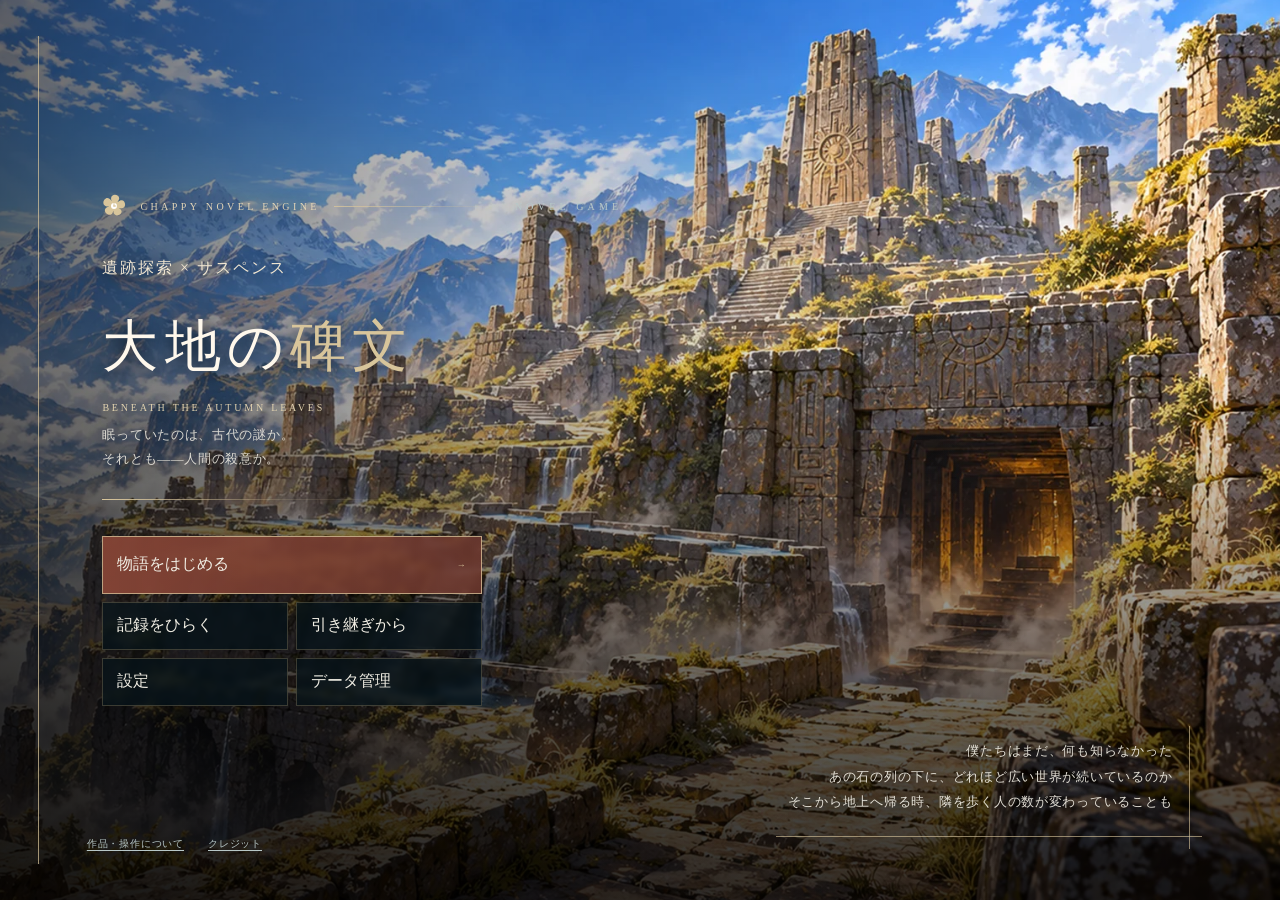
<file: index.html>
<!doctype html>
<html lang="ja">
<head>
  <meta charset="utf-8">
  <meta name="viewport" content="width=device-width,initial-scale=1">
  <meta http-equiv="refresh" content="0;url=./engine/">
  <title>ChappyNovelEngine</title>
  <script>location.replace("./engine/");</script>
</head>
<body><a href="./engine/">ゲームを開く</a></body>
</html>
</file>
<file: engine/css/main.css>
:root {
  --ink: #f1eee4;
  --muted: #b7c7c7;
  --gold: #d1b884;
  --panel: #10252ef2;
  --menu-bg: var(--panel);
  --textbox-bg: linear-gradient(120deg, #10242bf2, #081b24f7);
  --button-bg: #0b2027b8;
  --button-hover-bg: #1f3b43;
  --text-scale: 1;
  --serif: "Yu Mincho", "Hiragino Mincho ProN", "Noto Serif JP", Georgia, serif;
  --sans: "Yu Gothic", "Hiragino Kaku Gothic ProN", sans-serif;
  font-family: var(--serif);
  color: var(--ink);
  background: #0c1b24
}

* {
  box-sizing: border-box
}

[hidden] {
  display: none !important
}

body {
  margin: 0
}

button,
input {
  font: inherit
}

button {
  color: inherit;
  cursor: pointer;
  background: var(--button-bg);
  border: 1px solid #abc0c329;
  min-height: 40px;
  padding: 9px 14px
}

button:hover {
  border-color: var(--gold);
  background: var(--button-hover-bg)
}

#app,
#title,
#game {
  height: 100svh;
  min-height: 0;
  overflow: hidden
}

#game {
  position: relative;
  isolation: isolate
}

#fatal {
  white-space: pre-wrap;
  padding: 2rem;
  color: #ffd5d5
}

.eyebrow {
  font-size: 10px;
  letter-spacing: .24em;
  color: var(--gold);
  margin: 0 0 12px
}


#background {
  position: absolute;
  inset: 0;
  background: center/cover no-repeat;
  z-index: 0
}

#background::after {
  content: "";
  position: absolute;
  inset: 0;
  background: linear-gradient(0deg, #06151e99, transparent 55%)
}

#characters {
  position: absolute;
  inset: 0;
  z-index: 1;
  pointer-events: none
}

#characters img {
  position: absolute;
  top: auto;
  bottom: 0;
  max-height: 92vh;
  max-width: 48vw;
  object-fit: contain
}

#characters [data-position="left"] {
  left: 10%;
  transform: translateX(var(--char-position-offset-x, 0%))
}

#characters [data-position="center"] {
  left: 50%;
  transform: translateX(calc(-50% + var(--char-position-offset-x, 0%)))
}

#characters [data-position="right"] {
  right: 10%;
  transform: translateX(var(--char-position-offset-x, 0%))
}

#game-top {
  position: absolute;
  z-index: 35;
  left: 0;
  right: 0;
  top: 0;
  display: grid;
  grid-template-columns: 1fr auto 1fr;
  align-items: start;
  padding: 20px 3vw 60px 3vw;
  background: linear-gradient(#000000CC, #00000000 100%);
}

#menu-open {
  justify-self: start
}

#characters-open {
  justify-self: end;
  width: max-content;
  max-width: 30vw;
}

#records-open {
  justify-self: end
}

#chapter-wrap {
  text-align: center
}

#chapter-title {
  font-size: 16px;
  letter-spacing: .14em;
  margin: 5px 0
}

#reading-area {
  position: absolute;
  z-index: 33;
  left: 5%;
  right: 5%;
  bottom: 2%;
}

.speaker-color {
  --speaker-color: var(--gold)
}

#speaker-box {
  position: relative;
  top: 1px;
  margin-left: 24px;
  width: max-content;
  min-width: 190px;
  min-height: 46px;
  padding: 10px 24px;
  background: #11272fed;
  border: 1px solid color-mix(in srgb, var(--speaker-color), transparent 45%);
  border-bottom: 0
}

#speaker {
  font-size: 18px;
  letter-spacing: .16em;
  color: var(--speaker-color)
}

#textbox {
  position: relative;
  min-height: 178px;
  padding: 30px 46px 38px;
  background: var(--textbox-bg);
  border: 1px solid #d1b88475;
  border-left: 3px solid var(--speaker-color, var(--gold));
  cursor: pointer;
  user-select: none;
  touch-action: manipulation;
  box-shadow: 0 15px 70px #030e1670
}

#text {
  font-size: calc(21px * var(--text-scale));
  line-height: 2;
  letter-spacing: .055em;
  white-space: pre-wrap;
  overflow-wrap: anywhere;
  min-height: 2em
}

#read-status {
  position: absolute;
  left: 24px;
  bottom: 12px;
  color: #9cb6bc;
  font-size: 9px;
  letter-spacing: .15em
}

#advance-mark {
  position: absolute;
  right: 24px;
  bottom: 13px;
  color: var(--gold);
  font-size: 18px;
  animation: breathe 2s infinite
}

#toolbar {
  display: flex;
  justify-content: flex-end;
  gap: 8px;
  padding-top: 8px
}

#toolbar button {
  border: 0;
  font-size: 11px;
  min-height: 38px;
  padding: 7px 15px
}

#toolbar button[aria-pressed="true"] {
  color: var(--gold);
  background: #3d4946
}

#choices {
  position: absolute;
  z-index: 36;
  left: 50%;
  bottom: 306px;
  /* JS replaces this with reading-area top + 80px when choices open. */
  transform: translateX(-50%);
  width: min(90vw, 50rem);
  display: grid;
  gap: 10px;
  counter-reset: choice;
  animation: choice-in .18s ease-out
}

#choices button {
  counter-increment: choice;
  position: relative;
  width: 100%;
  min-height: 48px;
  padding: 11px 18px 11px 52px;
  text-align: left;
  font-size: 16px;
  line-height: 1.6;
  background: linear-gradient(90deg, #102630f7, #0b2027e8);
  border-color: #cbb48280;
  border-left: 3px solid var(--gold);
  transition: transform .14s ease, background .14s ease, border-color .14s ease
}

#choices button::before {
  content: counter(choice);
  position: absolute;
  left: 18px;
  color: var(--gold);
  font: 12px/1.6 var(--sans);
  letter-spacing: .08em
}

#choices button:hover {
  transform: translateX(4px);
  border-color: var(--gold)
}

@keyframes choice-in {
  from {
    opacity: 0;
    transform: translate(-50%, 8px)
  }

  to {
    opacity: 1;
    transform: translate(-50%, 0)
  }
}

.overlay {
  position: fixed;
  inset: 0;
  z-index: 10;
  display: grid;
  place-items: center;
  padding: 1rem;
  background: #020d16ba;
  backdrop-filter: blur(5px);
  overflow: auto
}

.panel {
  width: min(92vw, 36rem);
  padding: 1.5rem;
  background: var(--menu-bg);
  border: 1px solid #bca77380;
  box-shadow: 0 1rem 3rem #0008
}

.panel-large {
  width: min(94vw, 50rem)
}

.panel-header {
  display: flex;
  align-items: center;
  justify-content: space-between;
  border-bottom: 1px solid #bca77338;
  padding-bottom: 16px;
  margin-bottom: 20px
}

.panel-header h2 {
  font-size: 24px;
  letter-spacing: .14em;
  margin: 0
}

.close {
  font-size: 25px;
  border: 0;
  background: transparent
}

.panel-note {
  font-size: 12px;
  color: #a8c2ca
}

.menu-list {
  display: grid;
  gap: 10px
}

.menu-list button {
  text-align: left;
  background: transparent
}

.panel>label,
.stacked-label {
  display: grid;
  gap: .5rem;
  margin: 1.2rem 0
}

.checkbox-setting {
  margin: 1.2rem 0
}

.checkbox-setting label {
  display: flex;
  align-items: center;
  gap: 10px;
  margin: 0
}

.checkbox-setting input {
  width: 20px;
  height: 20px;
  accent-color: var(--gold);
  flex: 0 0 auto
}

.checkbox-setting .panel-note {
  margin: .45rem 0 0 30px
}

.slot-list {
  display: grid;
  gap: 8px;
  max-height: 62vh;
  overflow: auto;
}

.slot-list,
#backlog-list {
  scrollbar-width: thin;
  scrollbar-color: #7f8f8f #0b2027;
}

.slot-list::-webkit-scrollbar,
#backlog-list::-webkit-scrollbar {
  width: 8px;
}

.slot-list::-webkit-scrollbar-track,
#backlog-list::-webkit-scrollbar-track {
  background: #0b2027;
}

.slot-list::-webkit-scrollbar-thumb,
#backlog-list::-webkit-scrollbar-thumb {
  background: #687b7c;
  border-radius: 999px;
  border: 2px solid #0b2027;
}

.slot-list::-webkit-scrollbar-thumb:hover,
#backlog-list::-webkit-scrollbar-thumb:hover {
  background: #93a5a5;
}

.slot-row {
  display: grid;
  grid-template-columns: minmax(0, 1fr) 24px;
  gap: 2px;
  align-items: center
}

.slot-row[data-slot-kind="system"] {
  grid-template-columns: 1fr
}

.slot-button {
  width: 100%;
  display: grid;
  grid-template-columns: 7rem minmax(0, 1fr);
  gap: 12px;
  align-items: center;
  text-align: left
}

.slot-main {
  min-width: 0;
  display: grid;
  gap: 3px
}

.slot-location {
  font-weight: 400;
  color: var(--ink)
}

.slot-preview {
  min-width: 0;
  overflow: hidden;
  color: var(--muted);
  font-size: 12px;
  text-overflow: ellipsis;
  white-space: nowrap
}

.slot-delete {
  width: 24px;
  min-width: 24px;
  min-height: 24px;
  height: 24px;
  padding: 0;
  border: 0;
  font-size: 16px;
  line-height: 1;
  color: var(--muted);
  background: transparent;
  opacity: .6;
  align-self: end;
  margin-bottom: 4px;
}

.slot-delete:hover,
.slot-delete:focus-visible {
  color: #ffd5d5;
  border: 0;
  background: transparent;
  opacity: 1
}

.slot-button[disabled] {
  opacity: .45;
  cursor: not-allowed
}

.slot-name {
  color: var(--gold)
}

.slot-date {
  font-size: 11px;
  color: var(--muted);
  white-space: nowrap
}

.data-management-list {
  display: grid;
  gap: 18px
}

.data-management-list>div {
  padding: 14px 0;
  border-bottom: 1px solid #ffffff18
}

.data-management-list h3 {
  margin: 0 0 6px;
  font-size: 16px;
  font-weight: 400
}

.danger-action {
  border-color: #c77a7a70
}

.dialog-actions,
.transfer-actions {
  display: flex;
  gap: 10px;
  flex-wrap: wrap
}

.primary-action {
  border-color: #d1b88499;
  background: #9c5848cc
}

.weak-action {
  border: 0;
  background: transparent;
  color: var(--muted);
  text-decoration: underline;
  margin-top: 12px
}

.file-button {
  display: inline-flex !important;
  align-items: center;
  border: 1px solid #abc0c329;
  min-height: 40px;
  padding: 9px 14px;
  cursor: pointer;
  margin: 0 !important
}

.stacked-label textarea {
  width: 100%;
  resize: vertical;
  background: #061820;
  color: var(--ink);
  border: 1px solid #abc0c355;
  padding: 10px;
  font-family: monospace
}

ruby rt {
  font-size: .5em;
  color: var(--muted)
}

input[type=range] {
  width: 100%;
  accent-color: var(--gold)
}

#text-size-preview {
  font-size: calc(21px * var(--text-scale));
  line-height: 1.8;
  padding: 18px;
  background: #071b2480
}

#backlog-list,
#records-list {
  max-height: 60dvh;
  overflow: auto;
  display: grid;
  gap: 12px
}

.log-item,
.record-card {
  padding: 12px 0;
  border-bottom: 1px solid #fff2
}

.record-card h3 {
  font-size: 17px;
  color: #e5d1a9
}

.record-card p {
  font-size: 13px;
  color: #b9cdd0
}

@keyframes breathe {
  50% {
    opacity: .25
  }
}

@keyframes shake {
  25% {
    transform: translateX(calc(var(--shake-distance, 8px) * -1))
  }

  50% {
    transform: translateX(var(--shake-distance, 8px))
  }

  75% {
    transform: translateX(calc(var(--shake-distance, 8px) * -.5))
  }
}

@keyframes flash {
  from {
    opacity: .9
  }

  to {
    opacity: 0
  }
}

@keyframes fade {
  from {
    opacity: .8
  }

  to {
    opacity: 0
  }
}

@keyframes mist {
  from {
    opacity: 0
  }

  to {
    opacity: .6
  }
}

#game.effect-shake {
  animation: shake var(--effect-duration, .35s)
}

#game.effect-flash::after {
  content: "";
  position: fixed;
  inset: 0;
  z-index: 9;
  background: #fff;
  animation: flash var(--effect-duration, .55s) forwards;
  pointer-events: none
}

#game.effect-fade::after {
  content: "";
  position: fixed;
  inset: 0;
  z-index: 9;
  background: #000;
  animation: fade var(--effect-duration, .7s) forwards;
  pointer-events: none
}

#game.effect-mist::after {
  content: "";
  position: fixed;
  inset: 0;
  z-index: 2;
  background: linear-gradient(120deg, #fff2, #fff5, #fff1);
  filter: blur(12px);
  animation: mist var(--effect-duration, .7s) forwards;
  pointer-events: none
}


@media(prefers-reduced-motion:reduce) {

  *,
  *::after {
    animation-duration: .001ms !important;
    transition-duration: .001ms !important
  }
}

/* Presentation primitives used by work scenarios. */
#background {
  transition: filter var(--bg-transition-ms, 0ms) ease, opacity var(--bg-transition-ms, 0ms) ease, transform var(--bg-transition-ms, 0ms) ease
}

#background[data-filter="evening"] {
  filter: brightness(.82) sepia(.28) saturate(1.12)
}

#background[data-filter="night"] {
  filter: brightness(.48) saturate(.72) hue-rotate(8deg)
}

#background[data-filter="dim"] {
  filter: brightness(.70)
}

#background[data-filter="dim_strong"] {
  filter: brightness(.40)
}

#background[data-filter="bright"] {
  filter: brightness(1.16) saturate(1.05)
}

#background[data-filter="warm"] {
  filter: sepia(.22) saturate(1.12)
}

#background[data-filter="cool"] {
  filter: hue-rotate(165deg) saturate(.82)
}


#background[data-effect="mist_weak"]::before,
#background[data-effect="steam_weak"]::before,
#background[data-effect="steam_medium"]::before,
#background[data-effect="dust_weak"]::before,
#background[data-effect="dust_medium"]::before {
  content: "";
  position: absolute;
  inset: 0;
  pointer-events: none;
  background: linear-gradient(120deg, #fff1, #fff4, #fff1);
  filter: blur(14px)
}

#background[data-effect="steam_medium"]::before,
#background[data-effect="dust_medium"]::before {
  opacity: .7
}

#background[data-effect="steam_weak"]::before,
#background[data-effect="mist_weak"]::before,
#background[data-effect="dust_weak"]::before {
  opacity: .4
}

#characters img {
  transition: opacity var(--char-fade-ms, 0ms) ease
}

@keyframes character-fade-in {
  from { opacity: 0 }
  to { opacity: 1 }
}

#characters img.char-fade-in {
  animation: character-fade-in var(--char-fade-ms, 0ms) ease both
}

#characters img[data-crop="bust"] {
  top: auto;
  bottom: -30vh;
  max-height: 140vh;
  max-width: none;
  height: auto
}

#characters img[data-crop="face"] {
  top: var(--char-face-top, -12vh);
  bottom: auto;
  max-height: none;
  max-width: none;
  height: var(--char-face-height, 195vh)
}


#comparison {
  position: absolute;
  inset: 0;
  z-index: 1;
  display: grid;
  grid-template-columns: 1fr 1fr;
  gap: 2px;
  background: #000
}

#comparison[hidden] {
  display: none
}

#compare-left,
#compare-right {
  background: center/cover no-repeat
}

#game.effect-shake[data-effect-strength="small"] {
  --shake-distance: 4px
}

@keyframes blackfade {
  0% {
    opacity: 0
  }

  45%,
  55% {
    opacity: 1
  }

  100% {
    opacity: 0
  }
}

#game.effect-blackfade::after {
  content: "";
  position: fixed;
  inset: 0;
  z-index: 9;
  background: #000;
  animation: blackfade var(--effect-duration, 1s) forwards;
  pointer-events: none
}

#transition-layer {
  position: absolute;
  inset: 0;
  z-index: 0;
  pointer-events: none;
  background: center/cover no-repeat
}

#transition-layer::after {
  content: "";
  position: absolute;
  inset: 0;
  background: linear-gradient(0deg, #06151e99, transparent 55%)
}

#transition-layer.transition-crossfade {
  opacity: 1;
  transition: opacity var(--transition-ms, 0ms) ease
}

#transition-layer.transition-crossfade[data-active="true"] {
  opacity: 0
}

#transition-layer.transition-fade-in {
  opacity: 0
}

#transition-layer.transition-fade-in.transition-ready {
  transition: opacity var(--transition-ms, 0ms) ease
}

#transition-layer.transition-fade-in.transition-ready[data-active="true"] {
  opacity: 1
}

#transition-layer.transition-blackfade {
  opacity: 0;
  animation: background-blackfade var(--transition-ms, 1s) linear forwards
}

@keyframes background-blackfade {
  0% {
    opacity: 0
  }

  45%,
  55% {
    opacity: 1
  }

  100% {
    opacity: 0
  }
}


#transition-layer[data-effect="mist_weak"]::before,
#transition-layer[data-effect="steam_weak"]::before,
#transition-layer[data-effect="steam_medium"]::before,
#transition-layer[data-effect="dust_weak"]::before,
#transition-layer[data-effect="dust_medium"]::before {
  content: "";
  position: absolute;
  inset: 0;
  pointer-events: none;
  background: linear-gradient(120deg, #fff1, #fff4, #fff1);
  filter: blur(14px)
}

#transition-layer[data-effect="steam_medium"]::before,
#transition-layer[data-effect="dust_medium"]::before {
  opacity: .7
}

#transition-layer[data-effect="steam_weak"]::before,
#transition-layer[data-effect="mist_weak"]::before,
#transition-layer[data-effect="dust_weak"]::before {
  opacity: .4
}


.slot-button[data-slot-kind="system"] {
  margin-bottom: 3px;
  background: #0a1d2490;
  border-color: #d1b88466
}

.slot-button[data-slot-kind="system"] .slot-name {
  color: #e2c991
}

.slot-button[data-slot-kind="system"]+.slot-button[data-slot-kind="manual"] {
  margin-top: 7px
}

.settings-grid {
  display: grid;
  grid-template-columns: 1fr 1fr;
  gap: 12px 24px
}

.settings-grid label {
  display: grid;
  gap: 6px;
  margin: 0
}

.settings-grid .setting-wide {
  grid-column: 1/-1
}

#settings .panel-header {
  margin-bottom: 12px
}

#settings #text-size-preview {
  margin: 0 0 14px;
  padding: 12px 16px
}

#settings .checkbox-setting {
  margin: 14px 0 10px
}

.settings-footer {
  display: flex;
  align-items: center;
  justify-content: space-between;
  gap: 16px
}

.settings-footer .panel-note {
  margin: 0;
  text-align: right
}

.ending-list-items {
  display: grid;
  gap: 8px
}

.ending-list-item {
  padding: 14px;
  border: 1px solid #abc0c329;
  background: #0b202780
}

.ending-list-item.locked {
  opacity: .42
}


/* Desktop character side staging: 10%; mobile override: 3%. */


.slot-button[data-slot-kind="system"] {
  grid-column: auto;
  grid-template-columns: 7rem 1fr;
  opacity: .58;
  min-height: 44px;
  padding: 6px 12px;
  margin: 0;
  background: #091a2090;
  border-color: #abc0c31f
}

.slot-button[data-slot-kind="system"] .slot-date {
  display: none
}

.slot-button[data-slot-kind="system"]+.slot-button[data-slot-kind="manual"] {
  margin-top: 8px
}

.slot-button[data-slot-kind="manual"] {
  grid-column: auto;
  border-color: #d1b88445;
  background: #10262db0;
  min-height: 54px
}

.slot-button[data-slot-kind="manual"]:not([disabled]) {
  border-color: #d1b88470;
  background: #132b32d9
}


/* Optional effect plane: after characters at z=1, below transitions and UI.
   The default background plane retains the legacy stacking and filtering. */
#background[data-effect-layer="foreground"]::before {
  display: none
}

.presentation-effect-layer {
  position: absolute;
  inset: 0;
  z-index: 1;
  pointer-events: none
}

.presentation-effect-layer[hidden] {
  display: none
}

.presentation-effect-layer[data-effect="mist_weak"]::before,
.presentation-effect-layer[data-effect="steam_weak"]::before,
.presentation-effect-layer[data-effect="steam_medium"]::before,
.presentation-effect-layer[data-effect="dust_weak"]::before,
.presentation-effect-layer[data-effect="dust_medium"]::before {
  content: "";
  position: absolute;
  inset: 0;
  background: linear-gradient(120deg, #fff1, #fff4, #fff1);
  filter: blur(14px);
  opacity: .4
}

.presentation-effect-layer[data-effect="steam_medium"]::before,
.presentation-effect-layer[data-effect="dust_medium"]::before {
  opacity: .7
}



/* Engine v1.1 presentation */
#location-display {
  margin: 2px 0 0;
  font-size: 12px;
  opacity: .78;
  text-align: center
}

#overlay-scrim {
  position: absolute;
  inset: 0;
  background: rgba(0, 0, 0, .3);
  z-index: 24;
  pointer-events: none;
  opacity: 1;
  transition: opacity var(--overlay-ms, 250ms) ease
}

#overlay-scrim[data-visible="false"] {
  opacity: 0
}

#image-overlay {
  position: absolute;
  inset: 64px 4vw 220px;
  z-index: 25;
  display: flex;
  align-items: center;
  justify-content: center;
  pointer-events: none;
  opacity: 1;
  transition: opacity var(--overlay-ms, 250ms) ease
}

#image-overlay[data-visible="false"] {
  opacity: 0
}

#image-overlay[hidden],
#overlay-scrim[hidden] {
  display: none
}

#image-overlay[data-position="left"] {
  justify-content: flex-start
}

#image-overlay[data-position="right"] {
  justify-content: flex-end
}

#image-overlay-img {
  max-height: 100%;
  max-width: 100%;
  object-fit: contain
}

#image-overlay[data-size="small"] #image-overlay-img {
  max-width: 36%;
  max-height: 50%
}

#image-overlay[data-size="medium"] #image-overlay-img {
  max-width: 58%;
  max-height: 72%
}

#image-overlay[data-size="large"] #image-overlay-img {
  max-width: 82%;
  max-height: 92%
}

#chapter-presentation {
  position: absolute;
  inset: 0;
  z-index: 35;
  display: grid;
  place-items: center;
  pointer-events: none
}

#chapter-presentation[hidden] {
  display: none
}

.chapter-presentation-band {
  position: relative;
  width: 100%;
  padding: 24px 8vw;
  text-align: center;
  background: rgba(10, 12, 16, 0);
  transform: translateY(-100px);
  transition: background-color var(--chapter-fade-ms, 450ms) ease
}

.chapter-presentation-band::before {
  content: "";
  position: absolute;
  inset: 0;
  z-index: -1;
  background: rgba(10, 12, 16, .72);
  backdrop-filter: blur(3px);
  opacity: 0;
  transition: opacity var(--chapter-fade-ms, 450ms) ease
}

#chapter-presentation[data-visible="true"] .chapter-presentation-band::before {
  opacity: 1
}

#chapter-presentation-number,
#chapter-presentation-title {
  opacity: 0;
  transition: opacity var(--chapter-fade-ms, 450ms) ease
}

#chapter-presentation[data-visible="true"] #chapter-presentation-number,
#chapter-presentation[data-visible="true"] #chapter-presentation-title {
  opacity: 1
}

#chapter-presentation-number {
  margin: 0 0 6px;
  font-size: 13px;
  letter-spacing: .24em
}

#chapter-presentation-title {
  margin: 0;
  font-size: clamp(24px, 4vw, 42px);
  font-weight: 500
}

#toast-layer {
  position: absolute;
  right: 18px;
  top: 76px;
  z-index: 80;
  display: grid;
  gap: 8px;
  pointer-events: none
}

.engine-toast {
  max-width: min(360px, 80vw);
  padding: 10px 16px;
  border: 1px solid #ffffff33;
  border-radius: 8px;
  background: #111d;
  color: #fff;
  box-shadow: 0 8px 28px #0008;
  animation: toast-in .18s ease
}

@keyframes toast-in {
  from {
    transform: translateX(24px);
    opacity: 0
  }

  to {
    transform: none;
    opacity: 1
  }
}

.character-book-card {
  display: grid;
  grid-template-columns: minmax(120px, 28%) 1fr;
  gap: 22px;
  padding: 18px 0;
  border-bottom: 1px solid #ffffff22
}

.character-book-card img {
  width: 100%;
  max-height: 300px;
  object-fit: contain;
  align-self: end
}

.character-book-card h3 {
  margin: 0 0 10px
}

.character-book-card p {
  margin: 0;
  white-space: pre-wrap;
  line-height: 1.8
}

#reading-area[hidden] {
  display: none
}

/* Mobile layout */
@media(max-width:900px) {

  /* 1人表示 */
  #characters[data-visible-count="1"]>[data-position="left"] {
    left: 8%;
  }

  #characters[data-visible-count="1"]>[data-position="right"] {
    right: 8%;
  }

  #characters[data-visible-count="1"]>img[data-crop="bust"]:not([hidden]) {
    bottom: 15dvh;
    max-height: 90dvh;
  }


  /* 2人表示 */
  #characters[data-visible-count="2"]>[data-position="left"] {
    left: 3%;
  }

  #characters[data-visible-count="2"]>[data-position="right"] {
    right: 3%;
  }

  #characters[data-visible-count="2"]>img[data-crop="bust"]:not([hidden]) {
    bottom: 20dvh;
    max-height: 75dvh;
  }


  /* 3人表示 */
  #characters[data-visible-count="3"]>[data-position="left"] {
    left: 1%;
  }

  #characters[data-visible-count="3"]>[data-position="right"] {
    right: 1%;
  }

  #characters[data-visible-count="3"]>img[data-crop="bust"]:not([hidden]) {
    bottom: 25dvh;
    max-height: 60dvh;
  }


  #characters>img:not([hidden]) {
    transform-origin: bottom center
  }

  #game-top {
    padding: 10px 12px 40px 12px
  }

  #chapter-title {
    font-size: 12px
  }

  #reading-area {
    left: 12px;
    right: 12px;
    bottom: 8px
  }

  #speaker-box {
    margin-left: 12px;
    min-width: 150px;
    min-height: 38px;
    padding: 7px 14px
  }

  #textbox {
    min-height: 190px;
    padding: 22px 20px 35px
  }

  #text {
    font-size: calc(19px * var(--text-scale));
    line-height: 1.95
  }

  #toolbar {
    justify-content: space-between;
    gap: 2px
  }

  #toolbar button {
    font-size: 10px;
    padding: 7px 6px
  }

  #characters img {
    max-width: 70vw
  }

  .overlay {
    place-items: start center
  }

  .panel {
    margin: auto 0
  }

  #characters img[data-crop="bust"] {
    max-width: none;
    width: auto;
    height: auto
  }

  #characters img[data-crop="face"] {
    top: var(--char-face-top-mobile, -8dvh);
    height: var(--char-face-height-mobile, 175dvh)
  }

  .settings-grid {
    grid-template-columns: 1fr;
    gap: 10px
  }

  .settings-grid .setting-wide {
    grid-column: auto
  }

  .settings-footer {
    align-items: flex-end
  }

  .slot-button[data-slot-kind="system"] {
    grid-template-columns: 1fr;
    padding: 6px 8px
  }

  .slot-button[data-slot-kind="system"] .slot-name,
  .slot-button[data-slot-kind="system"] .slot-date {
    display: none
  }

  .slot-button[data-slot-kind="system"] .slot-location {
    font-size: 11px
  }

  .slot-button[data-slot-kind="manual"] {
    grid-template-columns: 5.5rem minmax(0, 1fr);
    gap: 8px
  }

  .slot-button[data-slot-kind="manual"] .slot-date {
    grid-column: auto;
  }

  /* Engine v1.1 presentation */
  #image-overlay {
    inset: 58px 12px 215px
  }

  #image-overlay[data-size="small"] #image-overlay-img {
    max-width: 48%
  }

  #image-overlay[data-size="medium"] #image-overlay-img {
    max-width: 72%
  }

  #image-overlay[data-size="large"] #image-overlay-img {
    max-width: 94%
  }

  .character-book-card {
    grid-template-columns: 34% 1fr;
    gap: 12px
  }

  #toast-layer {
    right: 10px;
    top: 62px
  }
}


/* v1.1 character book: desktop index + portrait + detail, mobile portrait overlay */
.character-book-overlay {
  z-index: 90;
  padding: 76px clamp(10px, 2vw, 28px) clamp(10px, 2vw, 28px);
  background: rgba(3, 8, 12, .46);
  backdrop-filter: blur(1px)
}

#game.character-book-open #game-top {
  z-index: 95
}

.character-book-shell {
  position: relative;
  width: min(96vw, 1500px);
  height: min(calc(100dvh - 104px), 900px);
  border: 1px solid #ffffff55;
  background: linear-gradient(180deg, rgba(4, 12, 17, .16), rgba(2, 7, 10, .92));
  box-shadow: 0 18px 70px #000a;
  overflow: hidden
}

.character-book-header {
  position: absolute;
  z-index: 6;
  top: 0;
  left: 0;
  right: 0;
  display: flex;
  align-items: center;
  justify-content: space-between;
  padding: 18px 18px;
  pointer-events: none
}

.character-book-header>div {
  padding: 8px 14px;
  background: linear-gradient(90deg, rgba(2, 9, 13, .66), rgba(2, 9, 13, .16));
  border-left: 1px solid #ffffff44;
}

.character-book-header .eyebrow {
  margin: 0 0 2px
}

.character-book-header h2 {
  margin: 0;
  font-size: 24px;
  letter-spacing: .14em
}

.character-book-close {
  position: absolute;
  top: 18px;
  right: 24px;
  pointer-events: auto;
  background: rgba(4, 14, 20, .72);
  border: 1px solid #ffffff38;
  width: 46px;
  height: 46px;
  padding: 0px;
}

.character-book-stage {
  position: absolute;
  inset: 0;
  display: grid;
  grid-template-columns: minmax(170px, 18%) minmax(280px, 34%) 1fr;
  min-height: 0
}

.character-book-stage::after {
  content: "";
  position: absolute;
  z-index: 1;
  inset: auto 0 0;
  height: 42%;
  background: linear-gradient(180deg, transparent, rgba(0, 0, 0, .78) 52%, #000 100%);
  pointer-events: none
}

.character-book-nav {
  position: relative;
  z-index: 4;
  margin: 96px 0 28px 18px;
  padding: 10px 0;
  border: 1px solid #ffffff55;
  background: rgba(4, 12, 17, .48);
  overflow-y: auto;
  scrollbar-width: thin
}

.character-book-nav button {
  display: block;
  width: 100%;
  padding: 11px 18px;
  border: 0;
  border-left: 3px solid transparent;
  background: transparent;
  text-align: left;
  font-size: clamp(15px, 1.25vw, 20px);
  color: var(--ink)
}

.character-book-nav button:hover,
.character-book-nav button.active {
  border-left-color: var(--gold);
  background: linear-gradient(90deg, #ffffff18, transparent);
  color: #fff
}

.character-book-portrait-wrap {
  position: relative;
  z-index: 2;
  min-width: 0;
  min-height: 0;
  display: flex;
  align-items: flex-end;
  justify-content: center;
  padding: 92px 10px 0
}

#character-book-portrait {
  display: block;
  max-width: 100%;
  height: 100%;
  object-fit: contain;
  object-position: center bottom;
  filter: drop-shadow(0 12px 20px #0008)
}

.character-book-detail {
  position: relative;
  z-index: 3;
  align-self: start;
  margin: 118px clamp(28px, 5vw, 82px) 40px 18px;
  padding: 24px 28px;
  background: linear-gradient(90deg, rgba(2, 9, 13, .66), rgba(2, 9, 13, .16));
  border-left: 1px solid #ffffff44;
  max-width: 720px
}

.character-book-ruby {
  margin: 0 0 4px;
  color: var(--muted);
  font-size: 13px;
  line-height: 1.2;
  letter-spacing: .16em
}

.character-book-detail h3 {
  margin: 0 0 14px;
  font-size: clamp(24px, 2.2vw, 36px);
  letter-spacing: .1em
}

#character-book-text {
  margin: 0;
  white-space: pre-wrap;
  font-size: clamp(15px, 1.2vw, 19px);
  line-height: 1.9;
  overflow-wrap: anywhere;
}

.character-book-count {
  display: none;
  margin: 6px 0 0;
  color: var(--muted);
  font-size: 12px;
  letter-spacing: .18em
}

.character-book-arrow {
  display: none;
  position: absolute;
  z-index: 7;
  top: 50%;
  transform: translateY(-50%);
  width: 44px;
  height: 72px;
  border: 0;
  background: rgba(0, 0, 0, .28);
  font-size: 38px
}

.character-book-prev {
  left: 4px
}

.character-book-next {
  right: 4px
}



#game.character-book-open #reading-area,
#game.character-book-open #choices {
  visibility: hidden;
  pointer-events: none
}





.info-panel {
  max-height: min(88svh, 52rem);
  display: flex;
  flex-direction: column
}

.info-document {
  overflow: auto;
  padding-right: .5rem;
  color: var(--info-text, var(--ink));
  font-size: 14px;
  line-height: 1.9
}

.info-document h1,
.info-document h2,
.info-document h3 {
  color: var(--info-accent, var(--gold));
  font-weight: 400;
  letter-spacing: .08em
}

.info-document h1 {
  font-size: 1.65rem
}

.info-document h2 {
  font-size: 1.25rem;
  margin-top: 1.8rem
}

.info-document h3 {
  font-size: 1.05rem;
  margin-top: 1.4rem
}

.info-document p {
  margin: .7rem 0
}

.info-document ul,
.info-document ol {
  padding-left: 1.5rem
}

.info-document a {
  color: var(--info-link, var(--gold))
}

.info-document hr {
  border: 0;
  border-top: 1px solid #bca77338;
  margin: 1.5rem 0
}

@media(max-width:700px) {
  .character-book-overlay {
    padding: 0;
    background: #05090c
  }

  #game.character-book-open #game-top {
    visibility: hidden
  }

  .character-book-shell {
    width: 100vw;
    height: 100dvh;
    border: 0;
    background: rgba(2, 7, 10, .42)
  }

  .character-book-header {
    padding: 10px 12px
  }

  .character-book-header>div {
    padding: 6px 10px;
    background: rgba(3, 10, 14, .6)
  }

  .character-book-header .eyebrow {
    display: none
  }

  .character-book-header h2 {
    font-size: 18px
  }

  .character-book-close {
    top: 10px;
    right: 12px;
    width: 40px;
    height: 40px;
    padding: 0px;
  }

  .character-book-stage {
    display: block;
    touch-action: pan-y
  }

  .character-book-stage::after {
    height: 58%;
    background: linear-gradient(180deg, transparent 0%, rgba(0, 0, 0, .18) 16%, rgba(0, 0, 0, .82) 52%, #000 78%)
  }

  .character-book-nav {
    display: none
  }

  .character-book-portrait-wrap {
    position: absolute;
    z-index: 1;
    inset: 52px 0 0;
    padding: 0 8px;
    align-items: flex-end
  }

  #character-book-portrait {
    width: 100%;
    height: 100%;
    object-fit: contain;
    object-position: center bottom
  }

  .character-book-detail {
    position: absolute;
    z-index: 4;
    left: 0;
    right: 0;
    bottom: 0;
    margin: 0;
    padding: 0 54px max(24px, env(safe-area-inset-bottom)) 26px;
    background: none;
    border: 0;
    max-height: 47%;
    overflow-y: auto;
    overscroll-behavior: contain
  }

  .character-book-ruby {
    margin-bottom: 4px;
    font-size: 13px;
    text-shadow: 0 1px 5px #000
  }

  .character-book-detail h3 {
    font-size: clamp(23px, 7vw, 30px);
    margin: 0 0 10px;
    text-shadow: 0 2px 8px #000
  }

  #character-book-text {
    font-size: clamp(14px, 4vw, 17px);
    line-height: 1.75;
    text-shadow: 0 1px 5px #000
  }

  .character-book-count {
    display: block;
    font-size: 14px
  }

  .character-book-arrow {
    display: block
  }

  #choices {
    width: 92vw;
    gap: 7px
  }

  #choices button {
    min-height: 44px;
    padding: 9px 14px 9px 44px;
    font-size: 14px
  }

  #choices button::before {
    left: 15px
  }

  .info-panel {
    max-height: calc(100svh - 2rem)
  }

  .info-document {
    font-size: 13px;
    line-height: 1.8
  }
}

/* ==========================================================================
   Title screen
   Engine default presentation. Work-specific colors/images may override this
   from content/theme.css without rebuilding the title layout.
   ========================================================================== */
#title {
  /* Title tuning knobs: override these from content/theme.css per work. */
  --title-bg-position-left: right center;
  --title-bg-position-right: left center;
  --title-bg-position-left-mobile: 50% center;
  --title-bg-position-right-mobile: 50% center;
  --title-quote-right: clamp(46px, 7vw, 112px);
  --title-quote-bottom: clamp(46px, 7vh, 92px);
  --title-quote-width: min(470px, 38vw);

  position: relative;
  display: flex;
  flex-direction: column;
  align-items: flex-start;
  justify-content: center;
  min-height: 100svh;
  padding: clamp(42px, 7vh, 88px) clamp(32px, 6vw, 96px);
  overflow: hidden;
  background:
    radial-gradient(circle at 80% 20%, color-mix(in srgb, var(--gold), transparent 80%), transparent 70%),
    linear-gradient(135deg, #330000FF 0%, #000033FF 100%);
  color: var(--ink);
}

#title .title-image {
  position: absolute;
  inset: 0;
  z-index: 0;
  background-image: var(--title-image, none);
  background-position: var(--title-bg-position-left);
  background-size: cover;
  background-repeat: no-repeat;
  transform: scale(1.01);
}

#title[data-has-image="true"] .title-image::after {
  content: "";
  position: absolute;
  inset: 0;
  background:
    linear-gradient(90deg, #00000099, #00000033 40%, #00000000 80%, #00000000 100%),
    linear-gradient(0deg, #000000CC, #00000099 20%, #00000000 60%, #00000000 100%);
  pointer-events: none;
}

#title::after {
  content: "";
  position: absolute;
  inset: clamp(18px, 4vh, 44px) clamp(18px, 3vw, 48px);
  z-index: 0;
  border-left: 1px solid color-mix(in srgb, var(--gold), transparent 28%);
  pointer-events: none;
}

.title-copy,
.title-actions,
.title-info-links,
#title-quote {
  position: relative;
  z-index: 1;
}

.title-copy {
  width: min(620px, 86vw);
  padding-left: clamp(18px, 2vw, 30px);
  text-shadow: 0 2px 18px #000c;
}

#title[data-layout="right"] .title-brand-box {
  display: flex;
  justify-content: flex-end;
}

.title-brand {
  display: flex;
  align-items: center;
  width: min(520px, 80vw);
  margin-bottom: clamp(28px, 4vh, 46px);
  gap: 14px;
}

.chappy-mark {
  flex: 0 0 24px;
  width: 24px;
  height: 24px;
  color: var(--gold);
}

.chappy-mark-svg {
  display: block;
  width: 100%;
  height: 100%;
}

.chappy-mark .chappy-clock-face {
  fill: #fff;
}

.title-brand-line {
  flex: 1 1 80px;
  min-width: 34px;
  height: 1px;
  background: linear-gradient(90deg, color-mix(in srgb, var(--gold), transparent 20%), transparent);
}

.title-copy .eyebrow {
  flex: 0 0 auto;
  margin: 0;
  color: color-mix(in srgb, var(--gold), #fff 28%);
  font-size: 10px;
  letter-spacing: .34em;
}

.title-ornament {
  flex: 0 0 auto;
  margin: 0;
  color: var(--muted);
  font-size: 10px;
  letter-spacing: .42em;
}

#work-title {
  margin: 0;
}

#work-title>h1,
#work-title:not(:has(h1)) {
  margin: 0;
  color: #fff8ec;
  font-weight: 400;
  font-size: clamp(36px, 4.4vw, 66px);
  line-height: 1.45;
  letter-spacing: .11em;
  text-wrap: balance;
}

#work-title span {
  color: var(--gold);
}

#title-en {
  margin: 14px 0 0;
  color: color-mix(in srgb, var(--gold), #fff 20%);
  font-size: 10px;
  letter-spacing: .28em;
  text-transform: uppercase;
}

#title-catch {
  margin: 0 0 clamp(18px, 2.6vh, 30px);
  color: #f2e7d2;
  font-weight: 400;
  font-size: clamp(14px, 1.25vw, 17px);
  line-height: 1.8;
  letter-spacing: .12em;
}

#title-lead {
  margin: 10px 0 0;
  color: color-mix(in srgb, var(--ink), transparent 12%);
  font-size: clamp(12px, 1vw, 14px);
  line-height: 1.9;
  letter-spacing: .055em;
  white-space: pre-line;
}

#title-quote {
  position: absolute;
  z-index: 1;
  right: var(--title-quote-right);
  bottom: var(--title-quote-bottom);
  margin: 0;
  padding: 0 18px 22px 0;
  border: 0;
  color: color-mix(in srgb, var(--ink), transparent 8%);
  font-size: clamp(12px, 1.05vw, 15px);
  line-height: 1.9;
  letter-spacing: .055em;
  text-align: right;
  white-space: pre-line;
  text-shadow: 0 2px 14px #000d;
}

#title-quote::before,
#title-quote::after {
  content: "";
  position: absolute;
  background: color-mix(in srgb, var(--gold), transparent 38%);
  pointer-events: none;
}

#title-quote::before {
  right: 0;
  top: -12px;
  width: 1px;
  height: calc(100% + 24px);
}

#title-quote::after {
  left: -12px;
  bottom: 0;
  width: calc(100% + 24px);
  height: 1px;
}

.title-rule {
  width: min(360px, 58vw);
  height: 1px;
  margin: clamp(20px, 3vh, 34px) 0 0;
  background: linear-gradient(90deg, var(--gold), color-mix(in srgb, var(--gold), transparent 85%), transparent);
}

.title-actions {
  width: min(380px, 86vw);
  display: grid;
  grid-template-columns: 1fr 1fr;
  gap: 8px;
  margin-top: clamp(24px, 4vh, 42px);
  margin-left: clamp(18px, 2vw, 30px);
}

.title-actions button {
  min-height: 48px;
  text-align: left;
  background: rgba(5, 19, 25, .72);
  border-color: rgba(209, 184, 132, .25);
  backdrop-filter: blur(3px);
  transition: transform .14s ease, border-color .14s ease, background .14s ease;
}

.title-actions button:hover,
.title-actions button:focus-visible {
  transform: translateX(3px);
  border-color: color-mix(in srgb, var(--gold), transparent 28%);
  background: rgba(18, 42, 49, .9);
}

.title-actions .primary,
.title-actions #continue {
  grid-column: 1 / -1;
  display: flex;
  justify-content: space-between;
  align-items: center;
}

.title-actions .primary {
  min-height: 58px;
  border-color: color-mix(in srgb, var(--gold), transparent 25%);
  background: linear-gradient(90deg, rgba(137, 70, 55, .92), rgba(113, 57, 47, .82));
}

.title-actions span {
  color: var(--gold);
  font-size: 9px;
  letter-spacing: .18em;
}

#continue.title-continue-active {
  border-color: color-mix(in srgb, var(--gold), transparent 20%);
  background: linear-gradient(90deg, rgba(18, 48, 55, .94), rgba(10, 32, 40, .88));
  box-shadow: 0 0 0 1px color-mix(in srgb, var(--gold), transparent 72%) inset, 0 10px 34px #0004;
}

#continue.title-continue-active::before {
  content: "●";
  margin-right: 9px;
  color: var(--gold);
  font-size: 8px;
  align-self: center;
}

.title-info-links {
  position: absolute;
  left: clamp(32px, 6vw, 96px);
  bottom: clamp(18px, 4vh, 42px);
  display: flex;
  gap: 4px;
  align-items: center;
}

.title-info-links button {
  min-height: 40px;
  padding: 8px 10px;
  border: 0;
  background: transparent;
  color: var(--info-link, var(--muted));
  font-size: 10px;
  letter-spacing: .08em;
  text-decoration: underline;
  text-underline-offset: .28em;
}

.title-info-links button:hover,
.title-info-links button:focus-visible {
  color: var(--info-accent, var(--gold));
  background: #ffffff0a;
}

#title[data-layout="right"] {
  align-items: flex-end;
}

#title[data-layout="right"] .title-image {
  background-position: var(--title-bg-position-right);
}

#title[data-layout="right"][data-has-image="true"] .title-image::after {
  background:
    linear-gradient(270deg, #00000099, #00000033 40%, #00000000 80%, #00000000 100%),
    linear-gradient(0deg, #000000CC, #00000099 20%, #00000000 60%, #00000000 100%);
}

#title[data-layout="right"]::after {
  border-left: 0;
  border-right: 1px solid color-mix(in srgb, var(--gold), transparent 28%);
}

#title[data-layout="right"] .title-copy {
  text-align: right;
  padding-left: 0;
  padding-right: clamp(18px, 2vw, 30px);
}

#title[data-layout="right"] #title-quote {
  right: auto;
  left: var(--title-quote-right);
  padding: 0 0 22px 18px;
  text-align: left;
}

#title[data-layout="right"] #title-quote::before {
  right: auto;
  left: 0;
}

#title[data-layout="right"] #title-quote::after {
  left: auto;
  right: -12px;
}

#title[data-layout="right"] .title-rule {
  margin-left: auto;
}

#title[data-layout="right"] .title-actions {
  margin-left: 0;
  margin-right: clamp(18px, 2vw, 30px);
}

#title[data-layout="right"] .title-info-links {
  left: auto;
  right: clamp(32px, 6vw, 96px);
}

@media (max-width: 700px) {
  #title {
    justify-content: flex-start;
    padding: max(34px, 6svh) 22px max(76px, 10svh);
    overflow-y: auto;
  }

  #title[data-has-image="true"] .title-image::after,
  #title[data-layout="right"][data-has-image="true"] .title-image::after {
    background: linear-gradient(180deg, #000000CC 0%, #00000000 70%, #00000099 100%);
  }

  #title .title-image {
    background-position: var(--title-bg-position-left-mobile);
  }

  #title[data-layout="right"] .title-image {
    background-position: var(--title-bg-position-right-mobile);
  }

  #title::after {
    inset: 14px 12px;
  }

  .title-copy {
    width: 100%;
    padding-left: 14px;
  }

  .title-brand {
    width: 100%;
    margin-bottom: 26px;
    gap: 9px;
  }

  .chappy-mark {
    flex-basis: 20px;
    width: 20px;
    height: 20px;
  }

  .title-brand-line {
    min-width: 18px;
  }

  .title-copy .eyebrow,
  .title-ornament {
    font-size: 8px;
    letter-spacing: .22em;
  }

  #title-quote {
    display: none;
  }

  #work-title>h1,
  #work-title:not(:has(h1)) {
    font-size: clamp(30px, 9vw, 46px);
    line-height: 1.5;
  }

  #title-catch {
    margin-top: 18px;
  }

  #title-lead,
  #title-quote {
    font-size: 12px;
  }

  .title-actions {
    width: calc(100% - 14px);
    margin: 200px 0 0 14px;
  }

  .title-info-links {
    left: 22px;
    bottom: max(12px, env(safe-area-inset-bottom));
  }

  #title[data-layout="right"] .title-copy {
    padding-right: 14px;
  }

  #title[data-layout="right"] .title-actions {
    margin-right: 14px;
  }

  #title[data-layout="right"] .title-info-links {
    right: 22px;
  }
}
</file>
<file: content/theme.css>
:root {
  --gold: #d8c59b;
  --menu-bg: #17242bec;
  --button-bg: #17242bc9;
}
#title::before {
  background: linear-gradient(270deg, #081722dc, #08172245 58%, transparent 82%);
}
</file>
